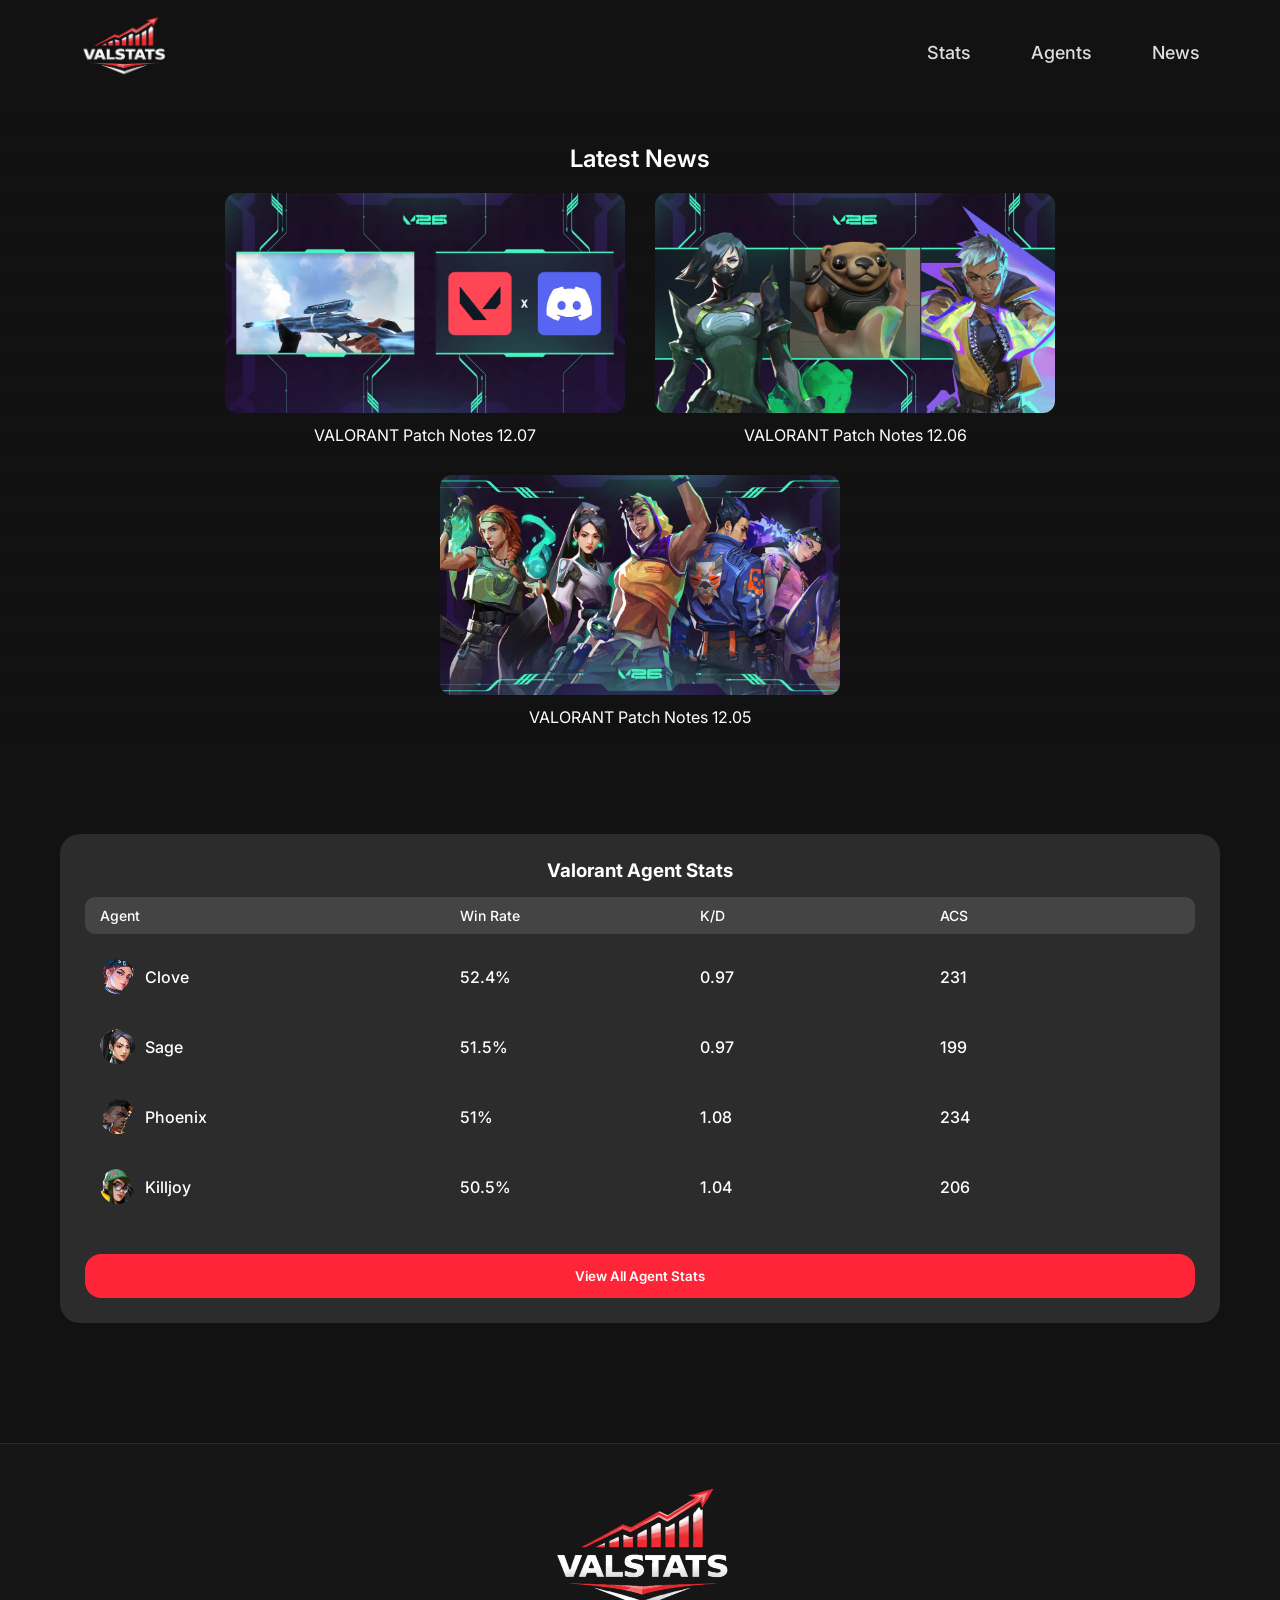
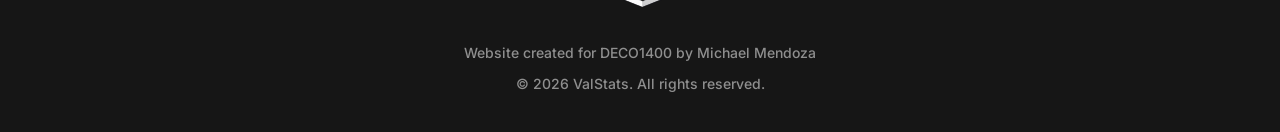
<file: index.html>
<!DOCTYPE html>
<html lang="en">
<head>
    <meta charset="UTF-8">
    <meta name="viewport" content="width=device-width, initial-scale=1.0">
    <title>ValStats</title>

    <link rel="stylesheet" href="css/style.css">
    <link href="https://fonts.googleapis.com/css2?family=Inter:wght@300;400;500;600;700&display=swap" rel="stylesheet">
</head>

<body>

<!-- NAVBAR -->
<div class="navbar">
    <div class="inner-navbar">
        <div class="logo">
            <a href="index.html"> 
                <img src="images/valstats.png" alt="ValStats Logo">
            </a>
        </div>
        <ul class="nav-links">
            <li><a href="stats.html">Stats</a></li>
            <li><a href="agents.html">Agents</a></li>
            <li><a href="news.html">News</a></li>
        </ul>
    </div>
</div>


<main class="page-content">
    <!-- HERO BACKGROUND SECTION -->
    <div class="hero">

        <video autoplay muted loop playsinline class="hero-video">
            <source src="files/website_bg_vid.mp4" type="video/mp4">
        </video>

        <div class="hero-overlay"></div>

        <!-- HERO CONTENT (NEWS ONLY INSIDE HERO) -->
        <div class="container">
            <h2>Latest News</h2>
            <div class="news">

                <a class="news-card" href="https://playvalorant.com/en-us/news/game-updates/valorant-patch-notes-12-07/" target="_blank">
                    <img src="images/patch1207.png" alt="VALORANT Patch Notes 12.07">
                    <p>VALORANT Patch Notes 12.07</p>
                </a>


                <a class="news-card" href="https://playvalorant.com/en-us/news/game-updates/valorant-patch-notes-12-06/" target="_blank">
                    <img src="images/patch1206.png" alt="VALORANT Patch Notes 12.06">
                    <p>VALORANT Patch Notes 12.06</p>
                </a>

                <a class="news-card" href="https://playvalorant.com/en-us/news/game-updates/valorant-patch-notes-12-05/" target="_blank">
                    <img src="images/patch1205.png" alt="VALORANT Patch Notes 12.05">
                    <p>VALORANT Patch Notes 12.05</p>
                </a>

            </div>
        </div>
    </div>

    <!-- PANELS (NOW OUTSIDE HERO) -->
    <div class="container">
        <div class="panels">
            <!-- AGENT STATS -->
            <div class="panel">
                <h3>Valorant Agent Stats</h3>
                <div class="content">

                    <div class="table-header">
                        <span>Agent</span>
                        <span>Win Rate</span>
                        <span>K/D</span>
                        <span>ACS</span>
                    </div>

                    <div class="agent-list" id="homeAgentList"></div>
                </div>

                <a href="stats.html">
                    <button class="btn">View All Agent Stats</button>
                </a>      
            </div>
        </div>
    </div>
</main>

<footer class="footer">
    <div class="footer-content">
        <img
            src="images/valstats.png"
            alt="ValStats Logo"
            class="footer-logo"
        >
        <p>Website created for DECO1400 by Michael Mendoza</p>
        <p>© 2026 ValStats. All rights reserved.</p>
    </div>
</footer>

<script src="js/data.js"></script>
<script src="js/home.js"></script>

</body>
</html>
</file>
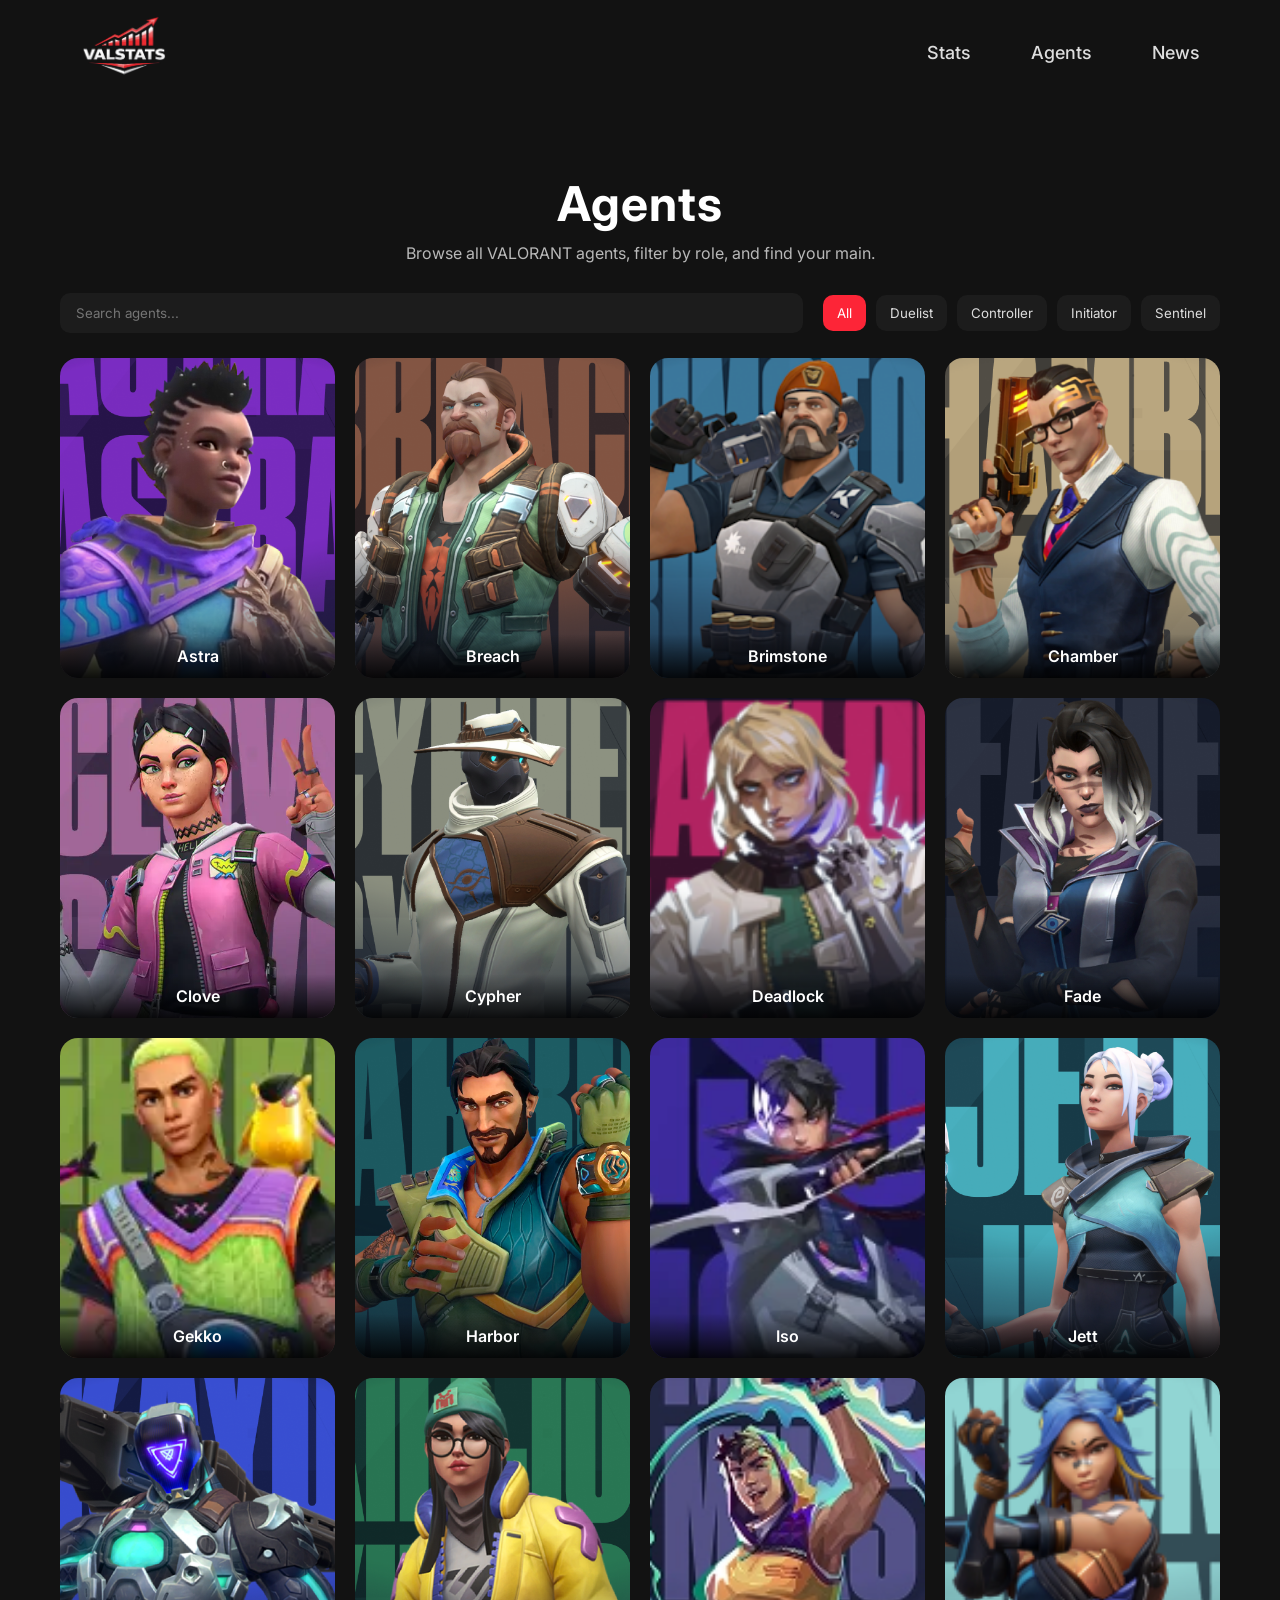
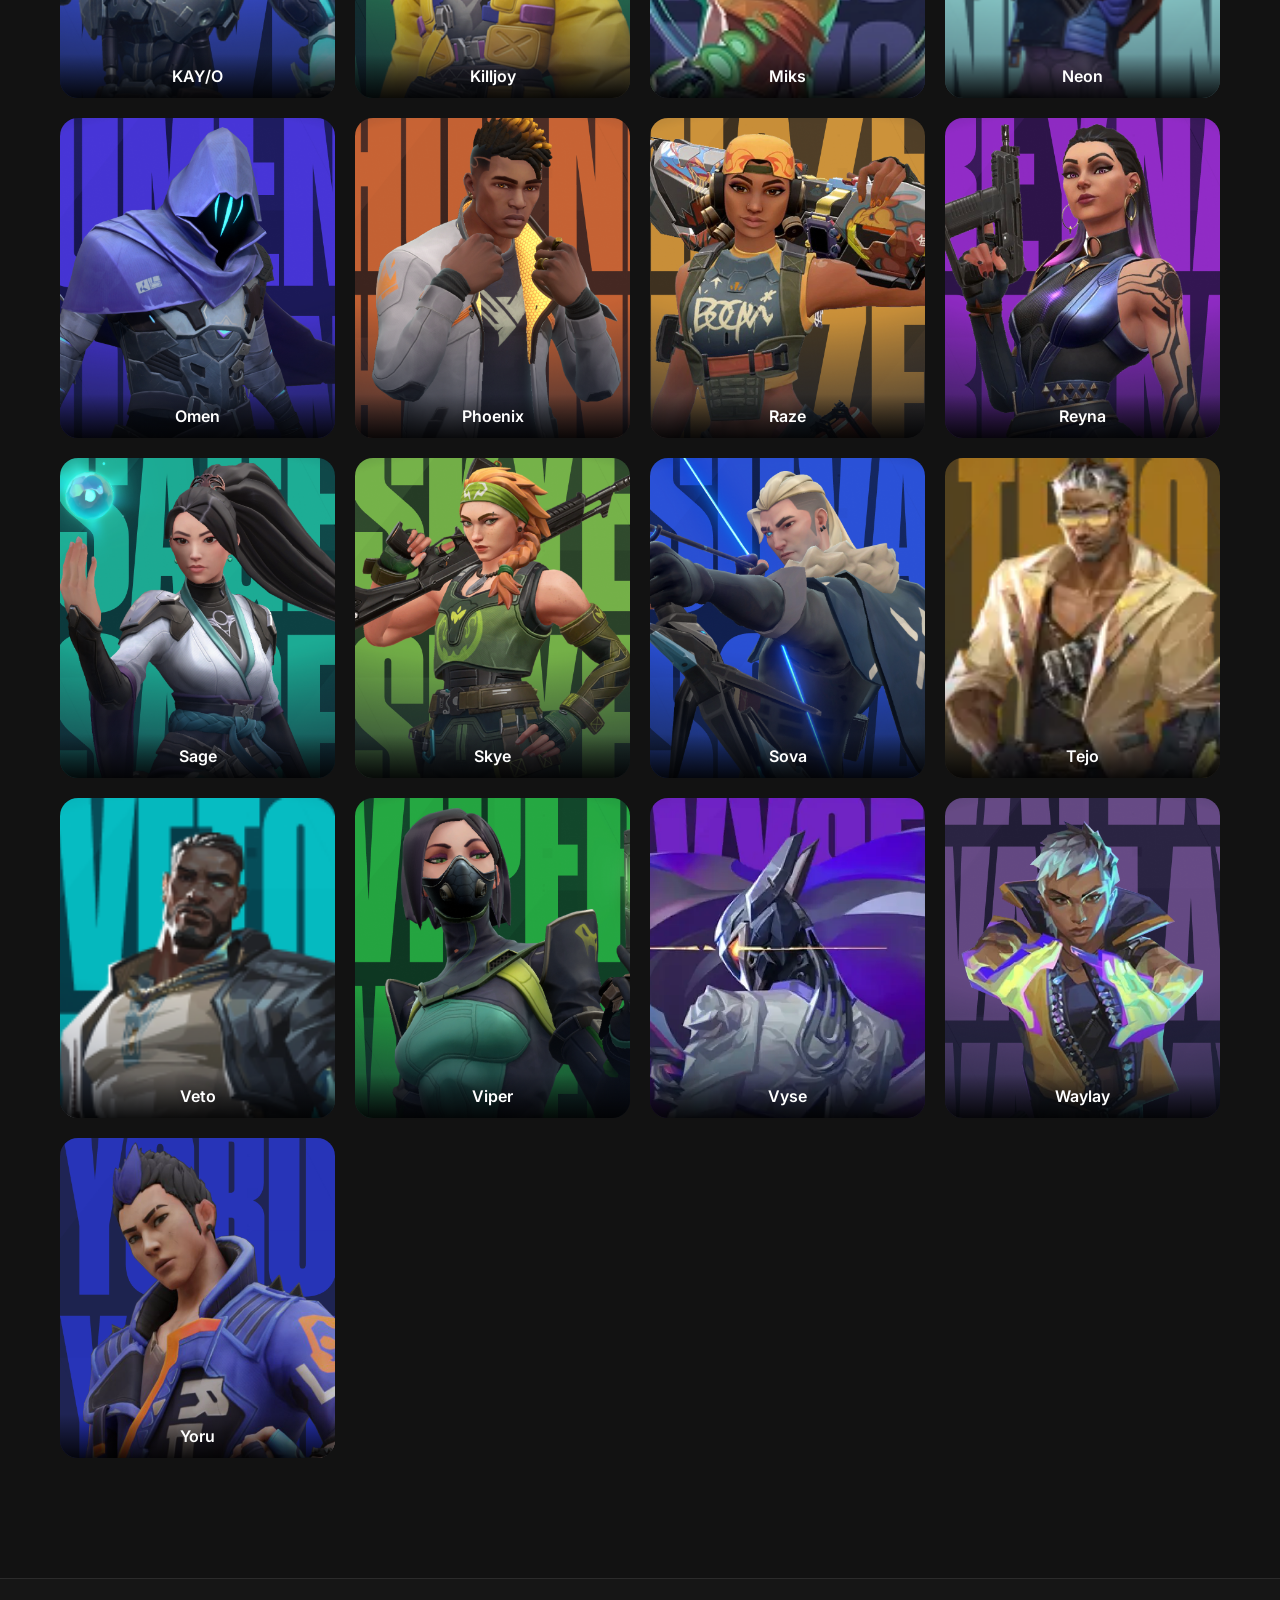
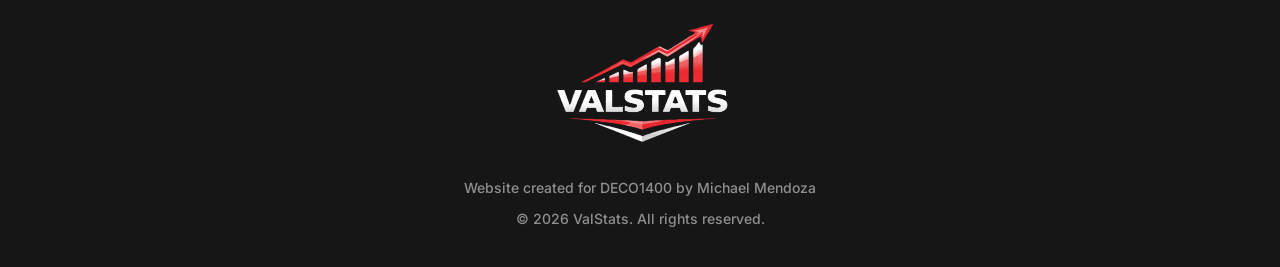
<file: agents.html>
<!DOCTYPE html>
<html lang="en">
<head>
    <meta charset="UTF-8">
    <meta name="viewport" content="width=device-width, initial-scale=1.0">
    <title>Agents - ValStats</title>

    <link rel="stylesheet" href="css/style.css">
    <link rel="stylesheet" href="css/agents.css">

    <link href="https://fonts.googleapis.com/css2?family=Inter:wght@300;400;500;600;700&display=swap" rel="stylesheet">
</head>

<body>

<!-- NAVBAR -->
<div class="navbar">
    <div class="inner-navbar">

        <div class="logo">
            <a href="index.html">
                <img src="images/valstats.png" alt="ValStats Logo">
            </a>
        </div>

        <ul class="nav-links">
            <li><a href="stats.html">Stats</a></li>
            <li><a href="agents.html">Agents</a></li>
            <li><a href="news.html">News</a></li>
        </ul>

    </div>
</div>

<main class="page-content">

    <div class="agents-hero">
        <h1>Agents</h1>
        <p>Browse all VALORANT agents, filter by role, and find your main.</p>
    </div>

    <!-- HEADER CONTROLS -->
    <div class="agents-header">

        <input type="text" id="searchInput" class="agent-search" placeholder="Search agents...">

        <div class="role-filters">
            <button class="role-btn active" data-role="All">All</button>
            <button class="role-btn" data-role="Duelist">Duelist</button>
            <button class="role-btn" data-role="Controller">Controller</button>
            <button class="role-btn" data-role="Initiator">Initiator</button>
            <button class="role-btn" data-role="Sentinel">Sentinel</button>
        </div>

    </div>

    <!-- AGENTS GRID -->
    <div class="agents-grid">

        <a href="profile.html?agent=Astra" class="agent-card" data-name="Astra" data-role="Controller">
            <img src="images/agent banners/astra.png">
            <!-- Blitz, 2026 -->
            <h4>Astra</h4>
        </a>
        <a href="profile.html?agent=breach" class="agent-card" data-name="Breach" data-role="Initiator">
            <img src="images/agent banners/breach.png">
            <!-- Blitz, 2026 -->
            <h4>Breach</h4>
        </a>
        <a href="profile.html?agent=brimstone" class="agent-card" data-name="Brimstone" data-role="Controller">
            <img src="images/agent banners/brimstone.png">
            <!-- Blitz, 2026 -->
            <h4>Brimstone</h4>
        </a>
        <a href="profile.html?agent=chamber" class="agent-card" data-name="Chamber" data-role="Sentinel">
            <img src="images/agent banners/chamber.png">
            <!-- Blitz, 2026 -->
            <h4>Chamber</h4>
        </a>
        <a href="profile.html?agent=clove" class="agent-card" data-name="Clove" data-role="Controller">
            <img src="images/agent banners/clove.webp">
            <!-- Blitz, 2026 -->
            <h4>Clove</h4>
        </a>
        <a href="profile.html?agent=cypher" class="agent-card" data-name="Cypher" data-role="Sentinel">
            <img src="images/agent banners/cypher.png">
            <!-- Blitz, 2026 -->
            <h4>Cypher</h4>
        </a>
        <a href="profile.html?agent=deadlock" class="agent-card" data-name="Deadlock" data-role="Sentinel">
            <img src="images/agent banners/deadlock.webp">
            <!-- Blitz, 2026 -->
            <h4>Deadlock</h4>
        </a>
        <a href="profile.html?agent=fade" class="agent-card" data-name="Fade" data-role="Initiator">
            <img src="images/agent banners/fade.png">
            <!-- Blitz, 2026 -->
            <h4>Fade</h4>
        </a>
        <a href="profile.html?agent=gekko" class="agent-card" data-name="Gekko" data-role="Initiator">
            <img src="images/agent banners/gekko.webp">
            <!-- Blitz, 2026 -->
            <h4>Gekko</h4>
        </a>
        <a href="profile.html?agent=harbor" class="agent-card" data-name="Harbor" data-role="Controller">
            <img src="images/agent banners/harbor.webp">
            <!-- Blitz, 2026 -->
            <h4>Harbor</h4>
        </a>
        <a href="profile.html?agent=iso" class="agent-card" data-name="Iso" data-role="Duelist">
            <img src="images/agent banners/iso.webp">
            <!-- Blitz, 2026 -->
            <h4>Iso</h4>
        </a>
        <a href="profile.html?agent=jett" class="agent-card" data-name="Jett" data-role="Duelist">
            <img src="images/agent banners/jett.png">
            <!-- Blitz, 2026 -->
            <h4>Jett</h4>
        </a>
        <a href="profile.html?agent=kayo" class="agent-card" data-name="KAY/O" data-role="Initiator">
            <img src="images/agent banners/kayo.png">
            <!-- Blitz, 2026 -->
            <h4>KAY/O</h4>
        </a>
        <a href="profile.html?agent=killjoy" class="agent-card" data-name="Killjoy" data-role="Sentinel">
            <img src="images/agent banners/killjoy.png">
            <!-- Blitz, 2026 -->
            <h4>Killjoy</h4>
        </a>
        <a href="profile.html?agent=miks" class="agent-card" data-name="Miks" data-role="Controller">
            <img src="images/agent banners/miks.webp">
            <!-- Blitz, 2026 -->
            <h4>Miks</h4>
        </a>
        <a href="profile.html?agent=neon" class="agent-card" data-name="Neon" data-role="Duelist">
            <img src="images/agent banners/neon.png">
            <!-- Blitz, 2026 -->
            <h4>Neon</h4>
        </a>
        <a href="profile.html?agent=omen" class="agent-card" data-name="Omen" data-role="Controller">
            <img src="images/agent banners/omen.png">
            <!-- Blitz, 2026 -->
            <h4>Omen</h4>
        </a>
        <a href="profile.html?agent=phoenix" class="agent-card" data-name="Phoenix" data-role="Duelist">
            <img src="images/agent banners/phoenix.png">
            <!-- Blitz, 2026 -->
            <h4>Phoenix</h4>
        </a>
        <a href="profile.html?agent=raze" class="agent-card" data-name="Raze" data-role="Duelist">
            <img src="images/agent banners/raze.png">
            <!-- Blitz, 2026 -->
            <h4>Raze</h4>
        </a>
        <a href="profile.html?agent=reyna" class="agent-card" data-name="Reyna" data-role="Duelist">
            <img src="images/agent banners/reyna.png">
            <!-- Blitz, 2026 -->
            <h4>Reyna</h4>
        </a>
        <a href="profile.html?agent=sage" class="agent-card" data-name="Sage" data-role="Sentinel">
            <img src="images/agent banners/sage.png">
            <!-- Blitz, 2026 -->
            <h4>Sage</h4>
        </a>
        <a href="profile.html?agent=skye" class="agent-card" data-name="Skye" data-role="Initiator">
            <img src="images/agent banners/skye.png">
            <!-- Blitz, 2026 -->
            <h4>Skye</h4>
        </a>
        <a href="profile.html?agent=sova" class="agent-card" data-name="Sova" data-role="Initiator">
            <img src="images/agent banners/sova.png">
            <!-- Blitz, 2026 -->
            <h4>Sova</h4>
        </a>
        <a href="profile.html?agent=tejo" class="agent-card" data-name="Tejo" data-role="Initiator">
            <img src="images/agent banners/tejo.webp">
            <!-- Blitz, 2026 -->
            <h4>Tejo</h4>
        </a>
        <a href="profile.html?agent=veto" class="agent-card" data-name="Veto" data-role="Sentinel">
            <img src="images/agent banners/veto.png">
            <!-- Blitz, 2026 -->
            <h4>Veto</h4>
        </a>
        <a href="profile.html?agent=viper" class="agent-card" data-name="Viper" data-role="Controller">
            <img src="images/agent banners/viper.png">
            <!-- Blitz, 2026 -->
            <h4>Viper</h4>
        </a>
        <a href="profile.html?agent=vyse" class="agent-card" data-name="Vyse" data-role="Sentinel">
            <img src="images/agent banners/vyse.webp">
            <!-- Blitz, 2026 -->
            <h4>Vyse</h4>
        </a>
        <a href="profile.html?agent=waylay" class="agent-card" data-name="Waylay" data-role="Duelist">
            <img src="images/agent banners/waylay.webp">
            <!-- Blitz, 2026 -->
            <h4>Waylay</h4>
        </a>
        <a href="profile.html?agent=yoru" class="agent-card" data-name="Yoru" data-role="Duelist">
            <img src="images/agent banners/yoru.png">
            <!-- Blitz, 2026 -->
            <h4>Yoru</h4>
        </a>

    </div>
</main>

<footer class="footer">
    <div class="footer-content">
        <img
            src="images/valstats.png"
            alt="ValStats Logo"
            class="footer-logo"
        >
        <p>Website created for DECO1400 by Michael Mendoza</p>
        <p>© 2026 ValStats. All rights reserved.</p>
    </div>
</footer>

<script src="js/agents.js"></script>

</body>
</html>
</file>
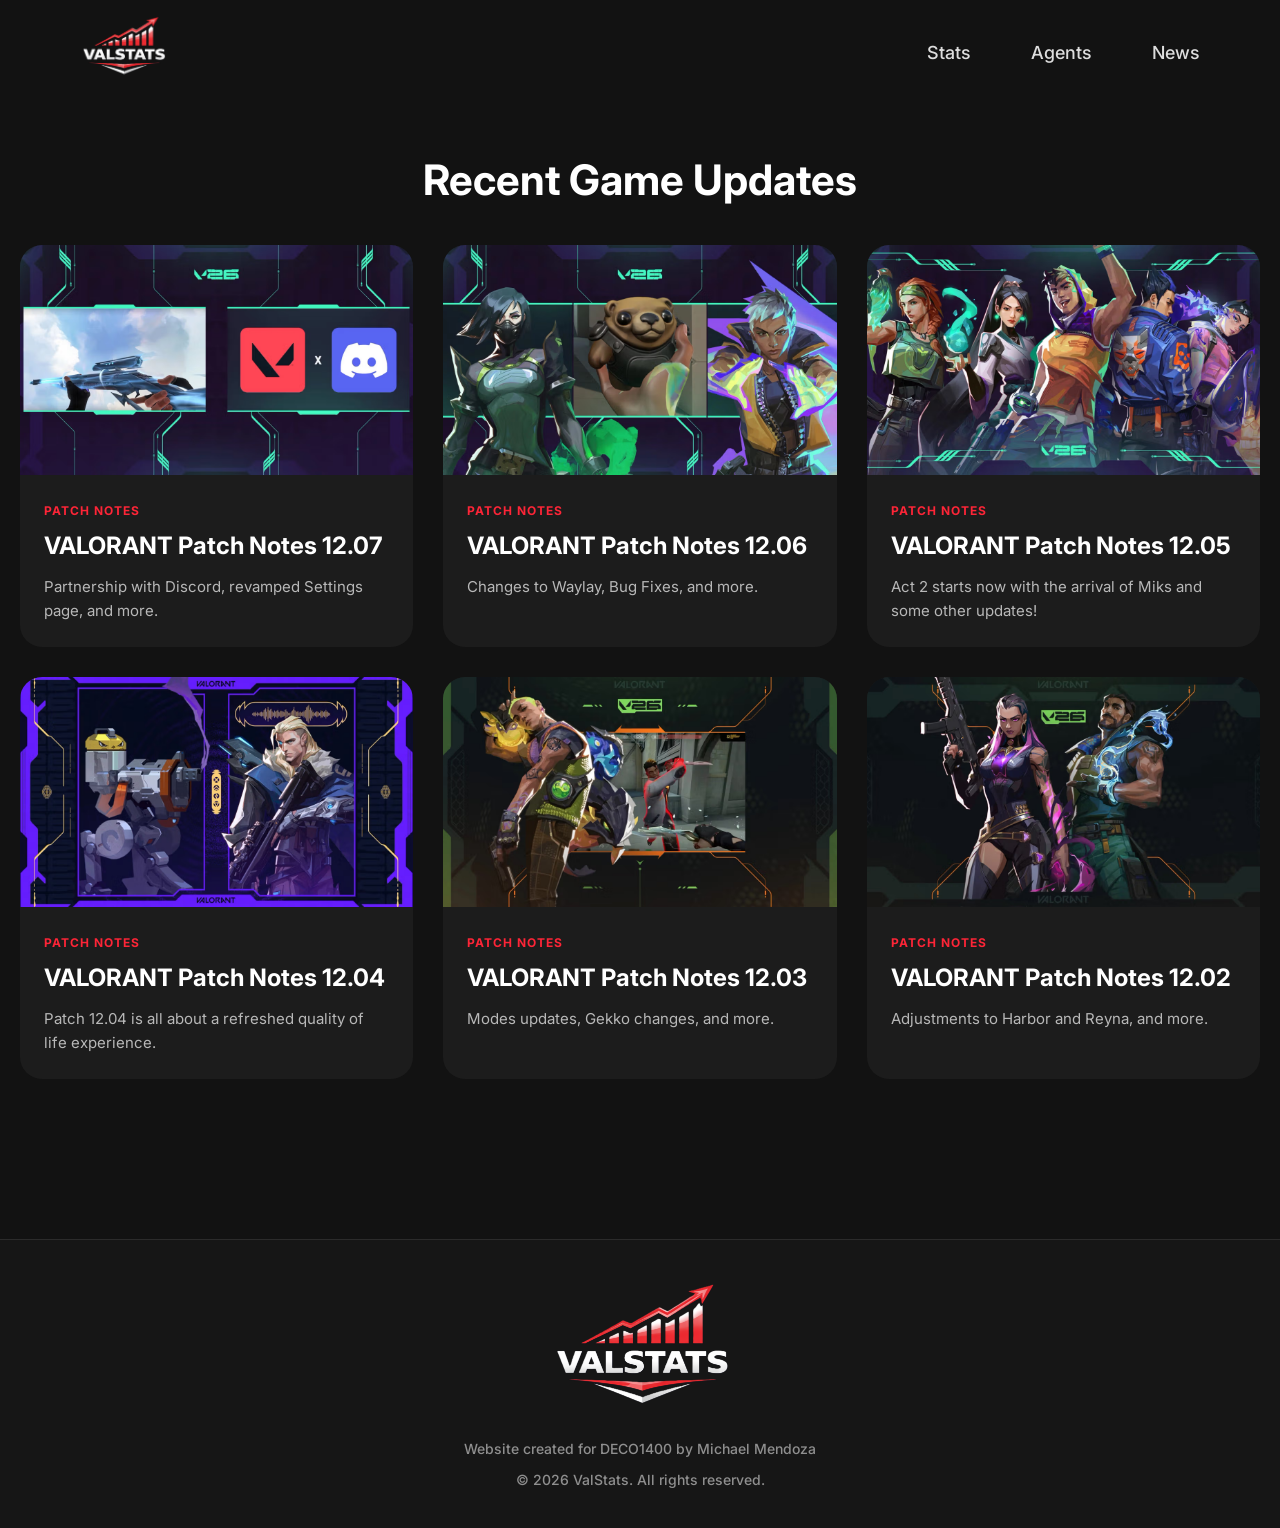
<file: news.html>
<!DOCTYPE html>
<html lang="en">
<head>
    <meta charset="UTF-8">
    <meta name="viewport" content="width=device-width, initial-scale=1.0">
    <title>ValStats News</title>

    <link rel="stylesheet" href="css/style.css">
    <link rel="stylesheet" href="css/newspage.css">

    <link href="https://fonts.googleapis.com/css2?family=Inter:wght@300;400;500;600;700&display=swap" rel="stylesheet">
</head>

<body>

<!-- NAVBAR -->
<div class="navbar">
    <div class="inner-navbar">

        <div class="logo">
            <a href="index.html">
                <img src="images/valstats.png" alt="ValStats Logo">
            </a>
        </div>

        <ul class="nav-links">
            <li><a href="stats.html">Stats</a></li>
            <li><a href="agents.html">Agents</a></li>
            <li><a href="news.html">News</a></li>
        </ul>

    </div>
</div>

<main class="page-content">

    <div class="news-page">

        <h1 class="page-title">Recent Game Updates</h1>

        <div class="patch-grid">

            <!-- TILE -->
            <a class="patch-tile" href="https://playvalorant.com/en-us/news/game-updates/valorant-patch-notes-12-07/" target="_blank">

                <img src="images/patch1207.png" alt="Patch 12.07">
                <div class="patch-info">
                    <span>PATCH NOTES</span>
                    <h3>VALORANT Patch Notes 12.07</h3>

                    <p>
                        Partnership with Discord, revamped Settings
                        page, and more.
                    </p>
                </div>
            </a>


            <!-- TILE -->
            <a class="patch-tile" href="https://playvalorant.com/en-us/news/game-updates/valorant-patch-notes-12-06/" target="_blank">
                <img src="images/patch1206.png" alt="Patch 12.06">

                <div class="patch-info">
                    <span>PATCH NOTES</span>

                    <h3>VALORANT Patch Notes 12.06</h3>

                    <p>
                        Changes to Waylay, Bug Fixes, and more.
                    </p>
                </div>
            </a>

            <!-- TILE -->
            <a class="patch-tile" href="https://playvalorant.com/en-us/news/game-updates/valorant-patch-notes-12-05/" target="_blank">
                <img src="images/patch1205.png" alt="Patch 12.05">
                <div class="patch-info">
                    <span>PATCH NOTES</span>

                    <h3>VALORANT Patch Notes 12.05</h3>

                    <p>
                        Act 2 starts now with the arrival
                        of Miks and some other updates!
                    </p>
                </div>
            </a>

            <!-- TILE -->
            <a class="patch-tile" href="https://playvalorant.com/en-us/news/game-updates/valorant-patch-notes-12-04/" target="_blank">
                <img src="images/patch1204.png" alt="Patch 12.04">

                <div class="patch-info">
                    <span>PATCH NOTES</span>

                    <h3>VALORANT Patch Notes 12.04</h3>

                    <p>
                       Patch 12.04 is all about a refreshed quality
                       of life experience.
                    </p>
                </div>
            </a>

            <!-- TILE -->
            <a class="patch-tile" href="https://playvalorant.com/en-us/news/game-updates/valorant-patch-notes-12-03/" target="_blank">

                <img src="images/patch1203.png" alt="Patch 12.03">

                <div class="patch-info">
                    <span>PATCH NOTES</span>

                    <h3>VALORANT Patch Notes 12.03</h3>

                    <p>
                        Modes updates, Gekko changes, and more.
                    </p>
                </div>
            </a>

            <!-- TILE -->
            <a class="patch-tile" href="https://playvalorant.com/en-us/news/game-updates/valorant-patch-notes-12-02/" target="_blank">

                <img src="images/patch1202.png" alt="Patch 12.02">

                <div class="patch-info">
                    <span>PATCH NOTES</span>

                    <h3>VALORANT Patch Notes 12.02</h3>

                    <p>
                        Adjustments to Harbor and Reyna, and more.
                    </p>
                </div>
            </a>

        </div>

    </div>

</main>

<!-- FOOTER -->
<footer class="footer">

    <div class="footer-content">

        <img
            src="images/valstats.png"
            alt="ValStats Logo"
            class="footer-logo"
        >

        <p>Website created for DECO1400 by Michael Mendoza</p>

        <p>© 2026 ValStats. All rights reserved.</p>

    </div>

</footer>

</body>
</html>
</file>
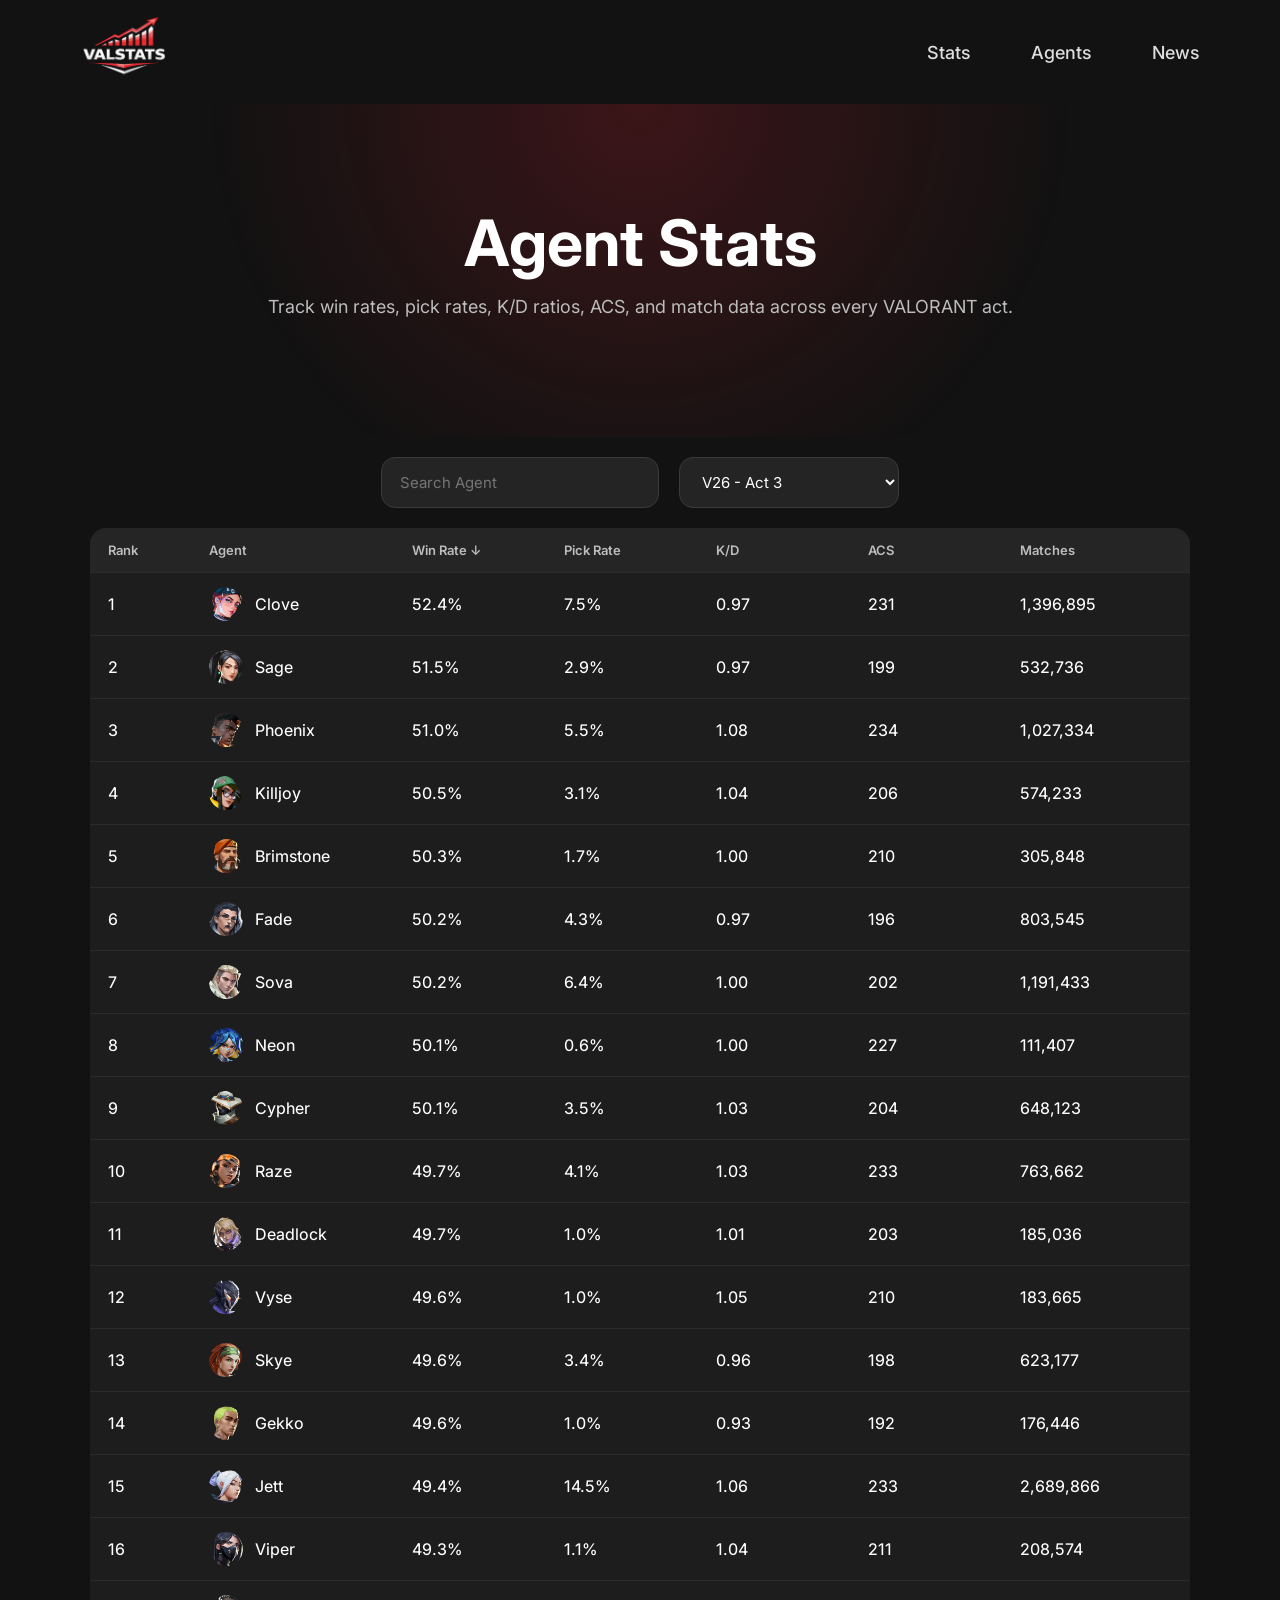
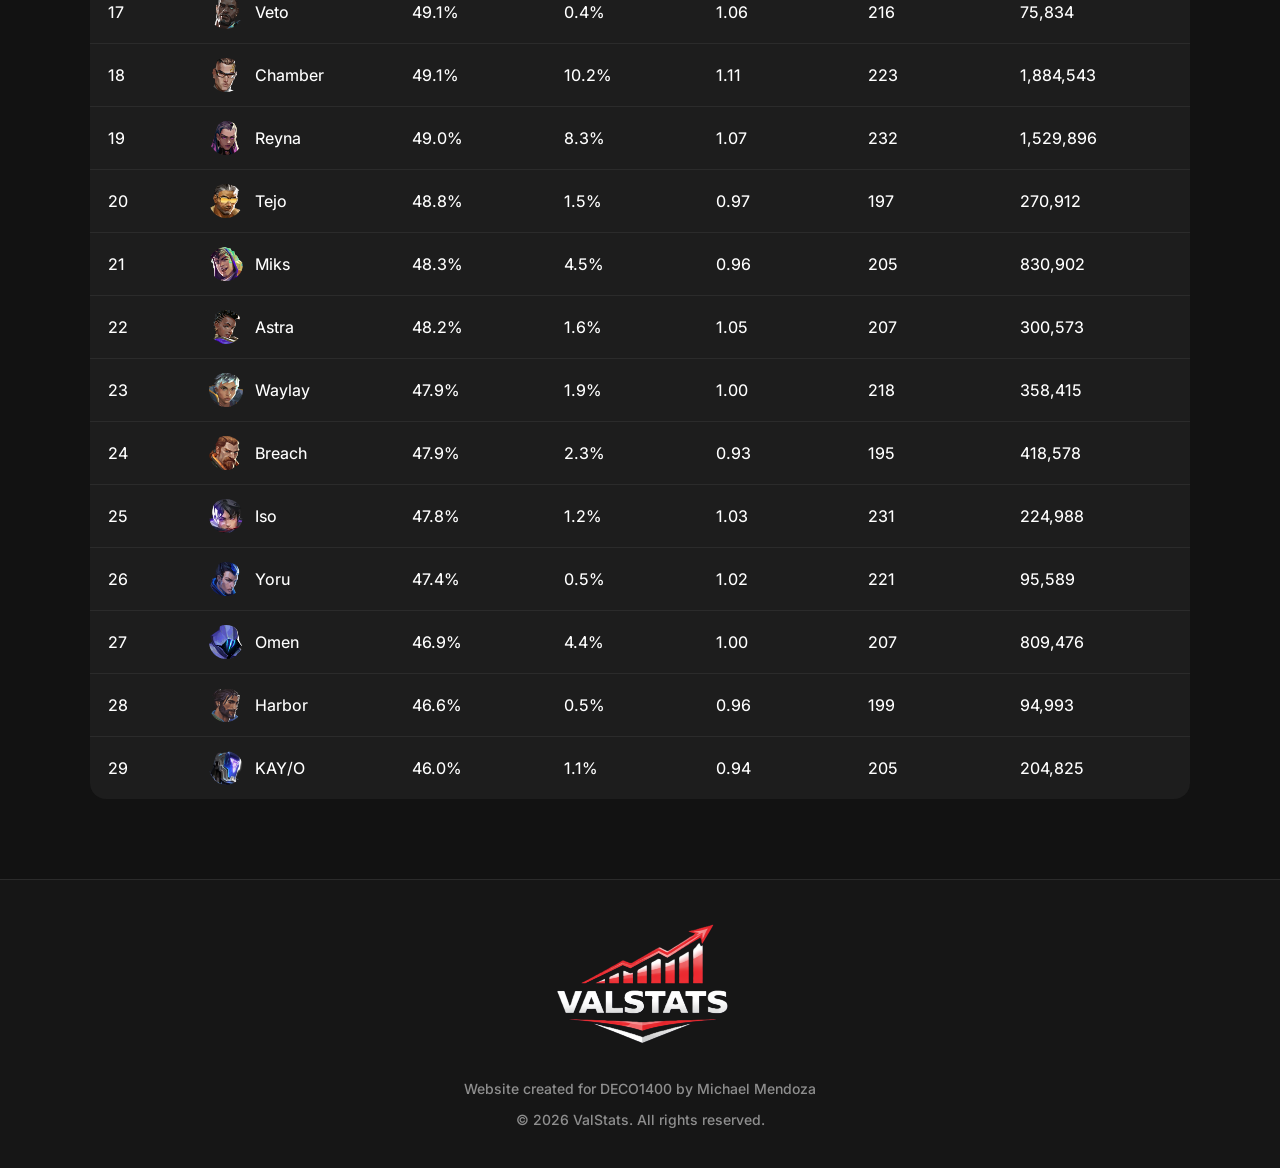
<file: stats.html>
<!DOCTYPE html>
<html lang="en">
<head>
    <meta charset="UTF-8">
    <meta name="viewport" content="width=device-width, initial-scale=1.0">

    <title>ValStats - Stats</title>

    <link rel="stylesheet" href="css/style.css">
    <link rel="stylesheet" href="css/stats.css">
    <link href="https://fonts.googleapis.com/css2?family=Inter:wght@300;400;500;600;700&display=swap"rel="stylesheet">
</head>

<body>

<!-- NAVBAR -->
<div class="navbar">
    <div class="inner-navbar">
        <div class="logo">
            <a href="index.html">
                <img
                    src="images/valstats.png"
                    alt="ValStats Logo"
                >
            </a>
        </div>

        <ul class="nav-links">
            <li><a href="stats.html">Stats</a></li>
            <li><a href="agents.html">Agents</a></li>
            <li><a href="news.html">News</a></li>
        </ul>

    </div>
</div>

<main class="page-content">

    <section class="stats-hero">
        <div class="stats-overlay"></div>
        <div class="stats-hero-content">
            <h1>Agent Stats</h1>
            <p>
                Track win rates, pick rates, K/D ratios, ACS, and match data
                across every VALORANT act.
            </p>
        </div>

    </section>

    <!-- FILTERS -->
    <div class="stats-filters">

        <input id="searchInput" type="text" placeholder="Search Agent">

        <select id="actFilter">
            <option value="V26 - Act 3">V26 - Act 3</option>
            <option value="V26 - Act 2">V26 - Act 2</option>
            <option value="V26 - Act 1">V26 - Act 1</option>
        </select>

    </div>

    <!-- TABLE -->
    <div class="stats-table">

        <div class="stats-table-header">
            <span data-key="rank">Rank</span>
            <span data-key="name" data-label="Agent">Agent</span>
            <span data-key="win" data-label="Win Rate">Win Rate</span>
            <span data-key="pick" data-label="Pick Rate">Pick Rate</span>
            <span data-key="kd" data-label="K/D">K/D</span>
            <span data-key="acs" data-label="ACS">ACS</span>
            <span data-key="matches" data-label="Matches">Matches</span>
        </div>

        <!-- JS injects rows here -->
    </div>
</main>

<footer class="footer">
    <div class="footer-content">
        <img
            src="images/valstats.png"
            alt="ValStats Logo"
            class="footer-logo"
        >
        <p>Website created for DECO1400 by Michael Mendoza</p>
        <p>© 2026 ValStats. All rights reserved.</p>
    </div>
</footer>

<script src="js/data.js"></script>
<script src="js/script.js"></script>

</body>
</html>
</file>
<file: css/style.css>
*{
    margin: 0;
    padding: 0;
    box-sizing: border-box;
    font-family: 'Inter', sans-serif;
}

body {
    background-color: #121212;
    color: #fff;
}

/* HERO SECTION WRAPPER */
.hero {
    position: relative;
    width: 100%;
    height: 650px;
    overflow: hidden;
    margin-bottom: 40px;
}

/* VIDEO ONLY IN TOP AREA */
.hero-video {
    position: absolute;
    inset: 0;
    width: 100%;
    height: 100%;
    object-fit: cover;
    z-index: 0;
    opacity: 0.22; /* slightly lower for better blend */
    filter: saturate(1.2) contrast(1.05) brightness(0.8);
}

/* FADE INTO BACKGROUND */
.hero-overlay {
    position: absolute;
    inset: 0;
    background: linear-gradient(
        to bottom,
        rgba(18,18,18,0.1) 0%,
        rgba(18,18,18,0.6) 55%,
        #121212 100%
    );

    z-index: 1;
}

.page-content {
    opacity: 0;
    animation: pageFade 0.35s ease forwards;
}

@keyframes pageFade {
    from {
        opacity: 0;
        transform: translateY(4px);
    }

    to {
        opacity: 1;
        transform: translateY(0);
    }
}

/* CONTENT ABOVE VIDEO */
.hero .container {
    position: relative;
    z-index: 2;
}

/* NAVBAR */
.navbar {
    width: 100%;
    background-color: #121212;
    position: relative;
    z-index: 1000;
}

.navbar ul {
    display: flex;
}

.inner-navbar {
    width: 100%;
    max-width: 1200px;
    margin: 0 auto;

    display: flex;
    flex-direction: row;
    align-items: center;
    justify-content: space-between;

    padding: 15px 40px;
    flex-wrap: nowrap;
}

.logo {
    display: flex;
    align-items: center;
    flex-shrink: 0;
}

.logo img {
    align-items: center;
    height: 70px;
    width: auto;
}

.nav-links {
    display: flex;
    flex-direction: row;
    gap: 60px;
    list-style: none;

    align-items: center;
    white-space: nowrap;

    margin: 0;
    padding: 0;

    flex: 1;
    justify-content: flex-end;
}

.nav-links li {
    list-style: none;
}

.nav-links a {
    cursor: pointer;
    color: #ddd;
    font-weight: 500;
    font-size: 18px;
    text-decoration: none;
    transition:
        color 0.2s ease,
    display: inline-block;
}

/* REMOVE PURPLE VISITED LINKS */
.nav-links a:visited {
    color: #ddd;
}

/* HOVER EFFECT */
.nav-links a:hover {
    color: #ffffff;
    transform: translateY(-2px);
}

/* OPTIONAL ACTIVE CLICK EFFECT */
.nav-links a:active {
    transform: translateY(0);
}

/* CONTAINER */
.container {
    max-width: 1200px;
    margin: auto;
    padding: 40px 20px;
}

h2 {
    text-align: center;
    margin-bottom: 20px;
    font-weight: 600;
}

/* NEWS */
.news {
    display: flex;
    justify-content: center;
    gap: 30px;
    margin-bottom: 40px;
    flex-wrap: wrap;
}

.news-card {
    width: 100%;
    max-width: 400px;
    text-align: center;
    display: block;
    text-decoration: none;
    color: inherit;
    border-radius: 12px;
}

.news-card img {
    width: 100%;
    height: 220px;
    object-fit: cover;
    display: block;
    border-radius: 12px;
    transition: 0.25s ease;
}

.news-card:hover img {
    box-shadow: 0 0 0 3px rgba(255, 0, 0, 0.85),
                0 0 18px rgba(255, 0, 0, 0.35);
    transform: scale(1.02);
}

.news-card p {
    margin-top: 12px;
}

/* GRID PANELS */
.panels {
    display: grid;
    grid-template-columns: repeat(auto-fit, minmax(320px, 1fr));
    gap: 30px;
}

/* PANEL */
.panel {
    background-color: #2c2c2c;
    padding: 25px;
    border-radius: 20px;
    display: flex;
    flex-direction: column;
    justify-content: space-between;
    min-height: 450px;
}

.panel h3 {
    text-align: center;
    margin-bottom: 15px;
}

/* CONTENT WRAPPER */
.content {
    flex: 1;
    display: flex;
    flex-direction: column;
    gap: 15px;
    margin-bottom: 20px;
}

/* TABLE */
.table-header,
.agent {
    display: grid;
    grid-template-columns: 1.5fr 1fr 1fr 1fr;
    align-items: center;
    padding: 10px 15px;
    font-weight: 500;
}

.table-header {
    background-color: #444;
    padding: 10px 15px;
    border-radius: 10px;
    font-size: 14px;
}

/* AGENTS */
.agent-list {
    display: flex;
    flex-direction: column;
    gap: 15px;
}

.agent {
    padding: 10px 15px;
}

.agent img {
    width: 35px;
    height: 35px;
    border-radius: 50%;
}

/* LINEUPS */
.lineup {
    display: flex;
    flex-direction: column;
    align-items: center;
    gap: 6px;
}

.lineup-box {
    width: 120px;
    height: 60px;
    background-color: #444;
    border-radius: 15px;
}

/* BUTTON */
.btn {
    width: 100%;
    padding: 14px;
    border-radius: 16px;

    background-color: #fd2537;
    color: white;
    cursor: pointer;

    border: none;
    margin-top: 20px;

    font-weight: 600;
    transition: all 0.15s ease;
}

.btn:hover {
    box-shadow: 0 0 0 3px rgba(255,255,255,0.25);
    transform: translateY(-2px);
}

.footer {
    margin-top: 80px;
    border-top: 1px solid #2b2b2b;
    background-color: #161616;
}

.footer-content {
    width: 1100px;
    margin: 0 auto;

    padding: 40px 20px;

    display: flex;
    flex-direction: column;
    align-items: center;
    justify-content: center;

    gap: 14px;
}

.footer-logo {
    width: 180px;
    height: auto;
}

.footer p {
    color: #8f8f8f;
    font-size: 14px;
    font-weight: 500;
}

/* RESPONSIVE */
@media (max-width: 768px) {
    .news {
        flex-direction: column;
        align-items: center;
    }

    .inner-navbar {
        flex-direction: column;
        justify-content: center;
        align-items: center;
        gap: 15px;
        padding: 20px;
    }

    .logo {
        justify-content: center;
    }

    .nav-links {
        justify-content: center;
        flex: unset;
        gap: 25px;
        flex-wrap: wrap;
    }

    .footer-content {
        width: 95%;
        text-align: center;
    }

    .footer-logo {
        width: 150px;
    }
}

/* TABLET */
@media (max-width: 1024px) {

    .inner-navbar {
        padding: 15px 20px;
    }

    .nav-links {
        gap: 25px;
        justify-content: flex-end;
    }

    .hero {
        height: 500px;
    }

    .container {
        padding: 30px 15px;
    }

    .panels {
        grid-template-columns: 1fr;
    }
}

/* MOBILE */
@media (max-width: 768px) {

    /* NAV */
    .inner-navbar {
        flex-direction: column;
        gap: 10px;
        align-items: center;
    }

    .nav-links {
        flex-wrap: wrap;
        justify-content: center;
        gap: 15px;
    }

    .logo img {
        height: 55px;
    }

    /* HERO */
    .hero {
        height: 380px;
    }

    h2 {
        font-size: 20px;
    }

    /* NEWS */
    .news {
        flex-direction: column;
        align-items: center;
    }

    .news-card {
        max-width: 90%;
    }

    /* PANELS */
    .panel {
        min-height: auto;
    }

    /* TABLE SCROLL FIX */
    .table-header,
    .agent {
        grid-template-columns: 1fr 1fr 1fr 1fr;
        font-size: 13px;
    }
}

/* SMALL MOBILE */
@media (max-width: 480px) {

    .hero {
        height: 320px;
    }

    .nav-links {
        gap: 10px;
        font-size: 14px;
    }

    .inner-navbar {
        padding: 10px;
    }

    .container {
        padding: 20px 10px;
    }
}
</file>
<file: css/agents.css>
/* PAGE WRAPPER */
.page-content {
    max-width: 1200px;
    margin: 0 auto;
    padding: 40px 20px;
}

.agents-hero {
    text-align: center;
    padding: 30px 20px 30px;
    color: #fff;
}

.agents-hero h1 {
    font-size: 48px;
    font-weight: 700;
    margin-bottom: 10px;
    letter-spacing: 1px;
}

.agents-hero p {
    font-size: 16px;
    color: rgba(255, 255, 255, 0.7);
}

/* HEADER */
.agents-header {
    display: flex;
    justify-content: space-between;
    align-items: center;
    margin-bottom: 25px;
    gap: 20px;
}

/* SEARCH */
.agent-search {
    flex: 1;
    padding: 12px 16px;
    border-radius: 10px;
    border: none;
    background: #1c1c1c;
    color: white;
}

/* ROLE FILTERS */
.role-filters {
    display: flex;
    gap: 10px;
    flex-wrap: wrap;
    font-weight: 600;
}

.role-btn {
    background: #1c1c1c;
    color: #ddd;
    border: none;
    padding: 10px 14px;
    border-radius: 10px;
    cursor: pointer;
    transition: 0.2s;
}

.role-btn.active {
    background: #fd2537;
    color: white;
}

.role-btn:hover {
    background: #fd2537;
    color: white;
}

/* GRID */
.agents-grid {
    display: grid;
    grid-template-columns: repeat(auto-fill, minmax(220px, 1fr));
    gap: 20px;
}

/* AGENT CARD (BIG IMAGE TILE) */
.agent-card {
    cursor: pointer;
    position: relative;
    height: 320px;              
    border-radius: 18px;
    overflow: hidden;
    background: #1c1c1c;
    cursor: pointer;
    transition: transform 0.2s ease;
}

.agent-card:hover {
    transform: translateY(-5px);
    box-shadow: 0 0 20px rgba(255, 0, 0, 0.25);
}

/* IMAGE fills entire tile */
.agent-card img {
    width: 100%;
    height: 100%;
    object-fit: cover;         
}

/* NAME OVERLAY */
.agent-card h4 {
    position: absolute;
    bottom: 0;
    width: 100%;
    padding: 12px;
    text-align: center;

    background: linear-gradient(
        to top,
        rgba(0,0,0,0.85),
        transparent
    );

    color: white;
    font-weight: 600;
}

/* RESPONSIVE TWEAKS */
@media (max-width: 600px) {
    .agents-grid {
        grid-template-columns: repeat(2, 1fr);
    }
}
</file>
<file: css/newspage.css>
/* PAGE */
.news-page {
    max-width: 1300px;
    margin: 0 auto;
    padding: 50px 20px 80px;
}

/* TITLE */
.page-title {
    text-align: center;
    font-size: 42px;
    font-weight: 700;
    margin-bottom: 40px;
}

/* GRID */
.patch-grid {
    display: grid;
    grid-template-columns: repeat(auto-fit, minmax(360px, 1fr));
    gap: 30px;
}

.patch-grid a {
    text-decoration: none;
}

/* TILE */
.patch-tile {
    background-color: #1c1c1c;
    border-radius: 22px;
    overflow: hidden;

    transition:
        transform 0.2s ease,
        box-shadow 0.2s ease;

    cursor: pointer;

    display: flex;
    flex-direction: column;

    text-decoration: none;
    color: inherit;

    width: 100%;
    height: 100%;
}

.patch-tile:hover {
    transform: translateY(-6px);

    box-shadow:
        0 0 0 1px rgba(255,255,255,0.04),
        0 10px 30px rgba(0,0,0,0.4);
}

/* IMAGE */
.patch-tile img {
    width: 100%;
    height: 230px;
    object-fit: cover;
    display: block;
}

/* INFO */
.patch-info {
    padding: 24px;
}

.patch-info span {
    color: #fd2537;
    font-size: 12px;
    font-weight: 700;
    letter-spacing: 1px;

    display: inline-block;
    margin-bottom: 12px;
}

.patch-info h3 {
    font-size: 24px;
    font-weight: 700;
    margin-bottom: 14px;
    line-height: 1.3;
}

.patch-info p {
    color: #b8b8b8;
    line-height: 1.6;
    font-size: 15px;
}

/* RESPONSIVE */
@media (max-width: 768px) {

    .page-title {
        font-size: 32px;
    }

    .patch-grid {
        grid-template-columns: 1fr;
    }

    .patch-tile img {
        height: 200px;
    }
}
</file>
<file: css/stats.css>
*{
    margin: 0;
    padding: 0;
    box-sizing: border-box;
    font-family: 'Inter', sans-serif;
}

body {
    background-color: #121212;
    color: #fff;
}

.navbar {
    width: 100%;
}

.container,
.stats-filters,
.stats-table,
.stats-hero-content {
    max-width: 1100px;
    margin: 0 auto;
    width: 100%;
}

/* =========================
   HERO
========================= */

.stats-hero {
    position: relative;
    padding: 100px 20px 80px;
    overflow: hidden;
}

.stats-overlay {
    position: absolute;
    inset: 0;

    background:
        radial-gradient(circle at top, rgba(253,37,55,0.18), transparent 60%);

    z-index: 0;
}

.stats-hero-content {
    position: relative;
    z-index: 1;
    text-align: center;
}

.stats-hero h1 {
    font-size: 64px;
    margin-bottom: 15px;
    font-weight: 700;
}

.stats-hero p {
    color: #bdbdbd;
    margin-bottom: 40px;
    font-size: 18px;
}

/* =========================
   FILTERS
========================= */

.stats-filters {
    display: flex;
    justify-content: center;
    gap: 20px;
    flex-wrap: wrap;
    margin: 20px auto;
}

.stats-filters input,
.stats-filters select {
    background-color: #242424;
    border: 1px solid #3a3a3a;
    color: white;

    padding: 14px 18px;
    border-radius: 14px;

    min-width: 220px;
    font-size: 15px;
}

.stats-filters input:focus,
.stats-filters select:focus {
    outline: none;
    border-color: #fd2537;
}

/* =========================
   TABLE CONTAINER
========================= */

.stats-table {
    background-color: #1d1d1d;
    border-radius: 16px;
    overflow: hidden;
}

/* =========================
   GRID STRUCTURE
   rank | name | win | pick | kd | acs | matches
========================= */

.stats-table-header,
.stats-table-row {
    display: grid;
    grid-template-columns: 1fr 2fr 1.5fr 1.5fr 1.5fr 1.5fr 1.5fr;
    align-items: center;

    padding: 14px 18px;
}

/* HEADER */
.stats-table-header {
    background-color: #252525;
    font-weight: 600;
    color: #bdbdbd;
    font-size: 13px;
}

/* ROWS */
.stats-table-row {
    border-top: 1px solid #2b2b2b;
    font-size: 13px;
    transition: 0.2s ease;
}

.stats-table-row:hover {
    background: rgba(255, 70, 85, 0.08);
}

/* =========================
   SORT HEADER INTERACTION
========================= */

.stats-table-header span {
    cursor: pointer;
    user-select: none;
    transition: 0.2s;
}

.stats-table-header span:hover {
    color: #ff4655;
}

.stats-table-header span[data-key="rank"] {
    cursor: default;
    color: inherit; /* keeps it from changing color */
}

/* prevent hover effect only for rank */
.stats-table-header span[data-key="rank"]:hover {
    color: inherit;
    background: transparent;
}

/* =========================
   AGENT COLUMN
========================= */

.agent-name {
    display: flex;
    align-items: center;
    gap: 12px;
}

.agent-name img {
    width: 34px;
    height: 34px;
    border-radius: 50%;
}

/* =========================
   OPTIONAL: NUMBER FORMATTING ALIGNMENT
========================= */

.stats-table-row span,
.stats-table-row .agent-name span {
    font-size: 16px;   /* increase as needed */
    font-weight: 450;  /* semi-bold */
}


/* =========================
   HERO RESPONSIVE
========================= */

@media (max-width: 480px) {

    .stats-hero h1 {
        font-size: 42px;
    }

    .navbar,
    .stats-filters,
    .stats-table,
    .stats-hero {
        width: 95%;
    }

    .stats-table-header,
    .stats-table-row {
        grid-template-columns: 2fr 1fr 1fr 1fr 1fr 1.2fr;
        font-size: 12px;
    }

    .agent-name img {
        width: 28px;
        height: 28px;
    }
}
</file>
